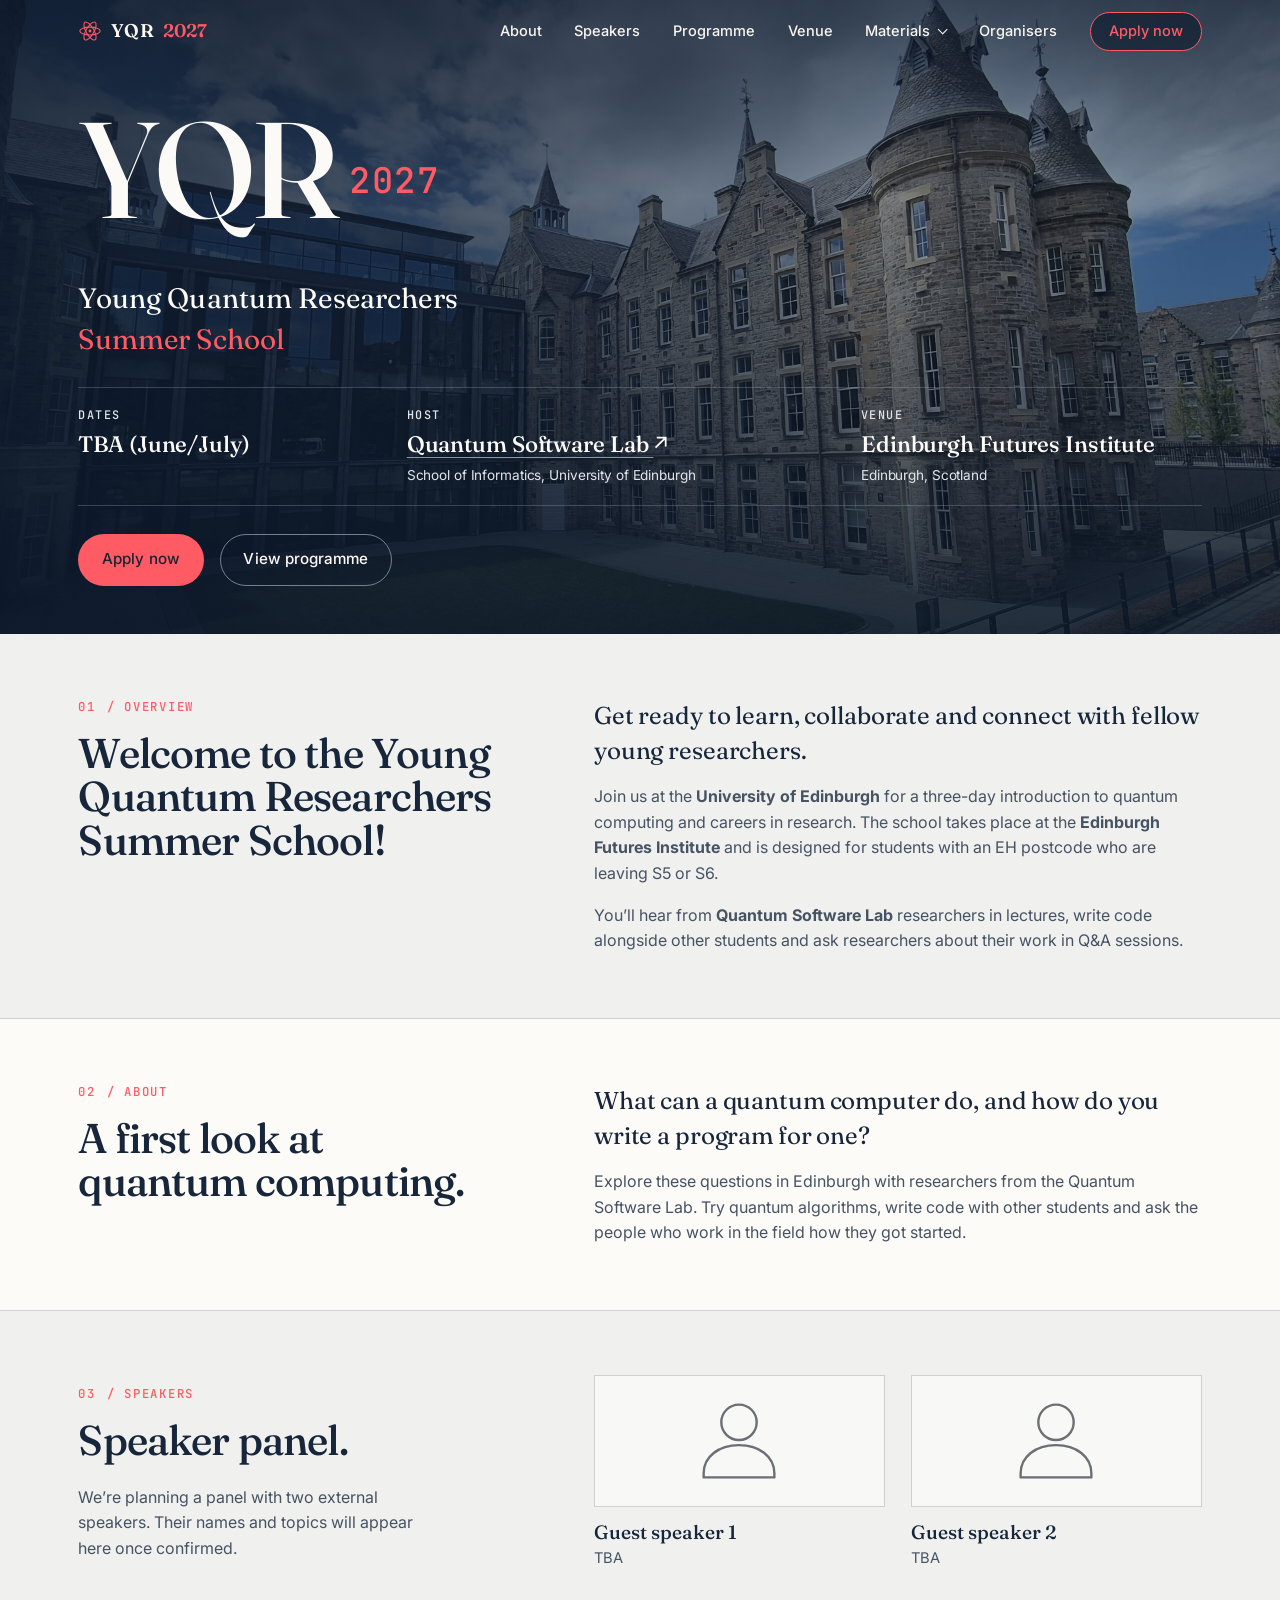
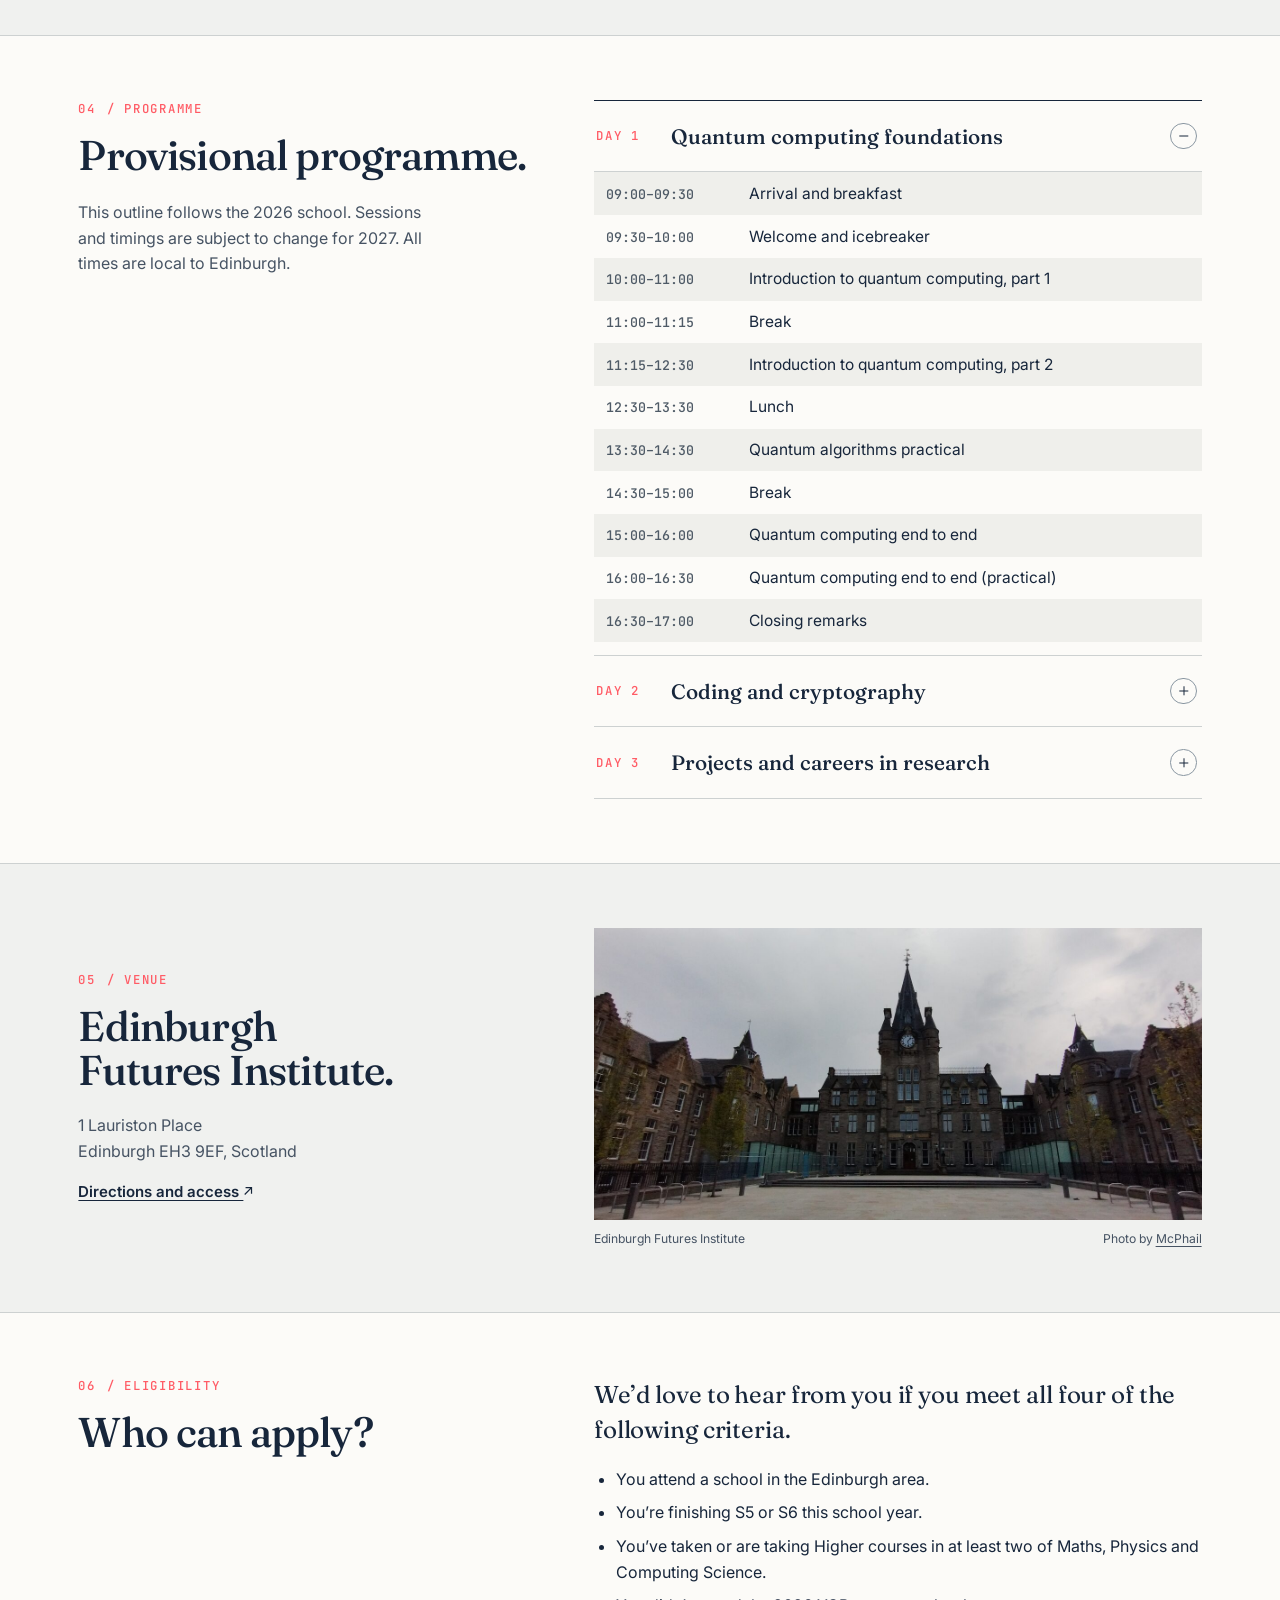
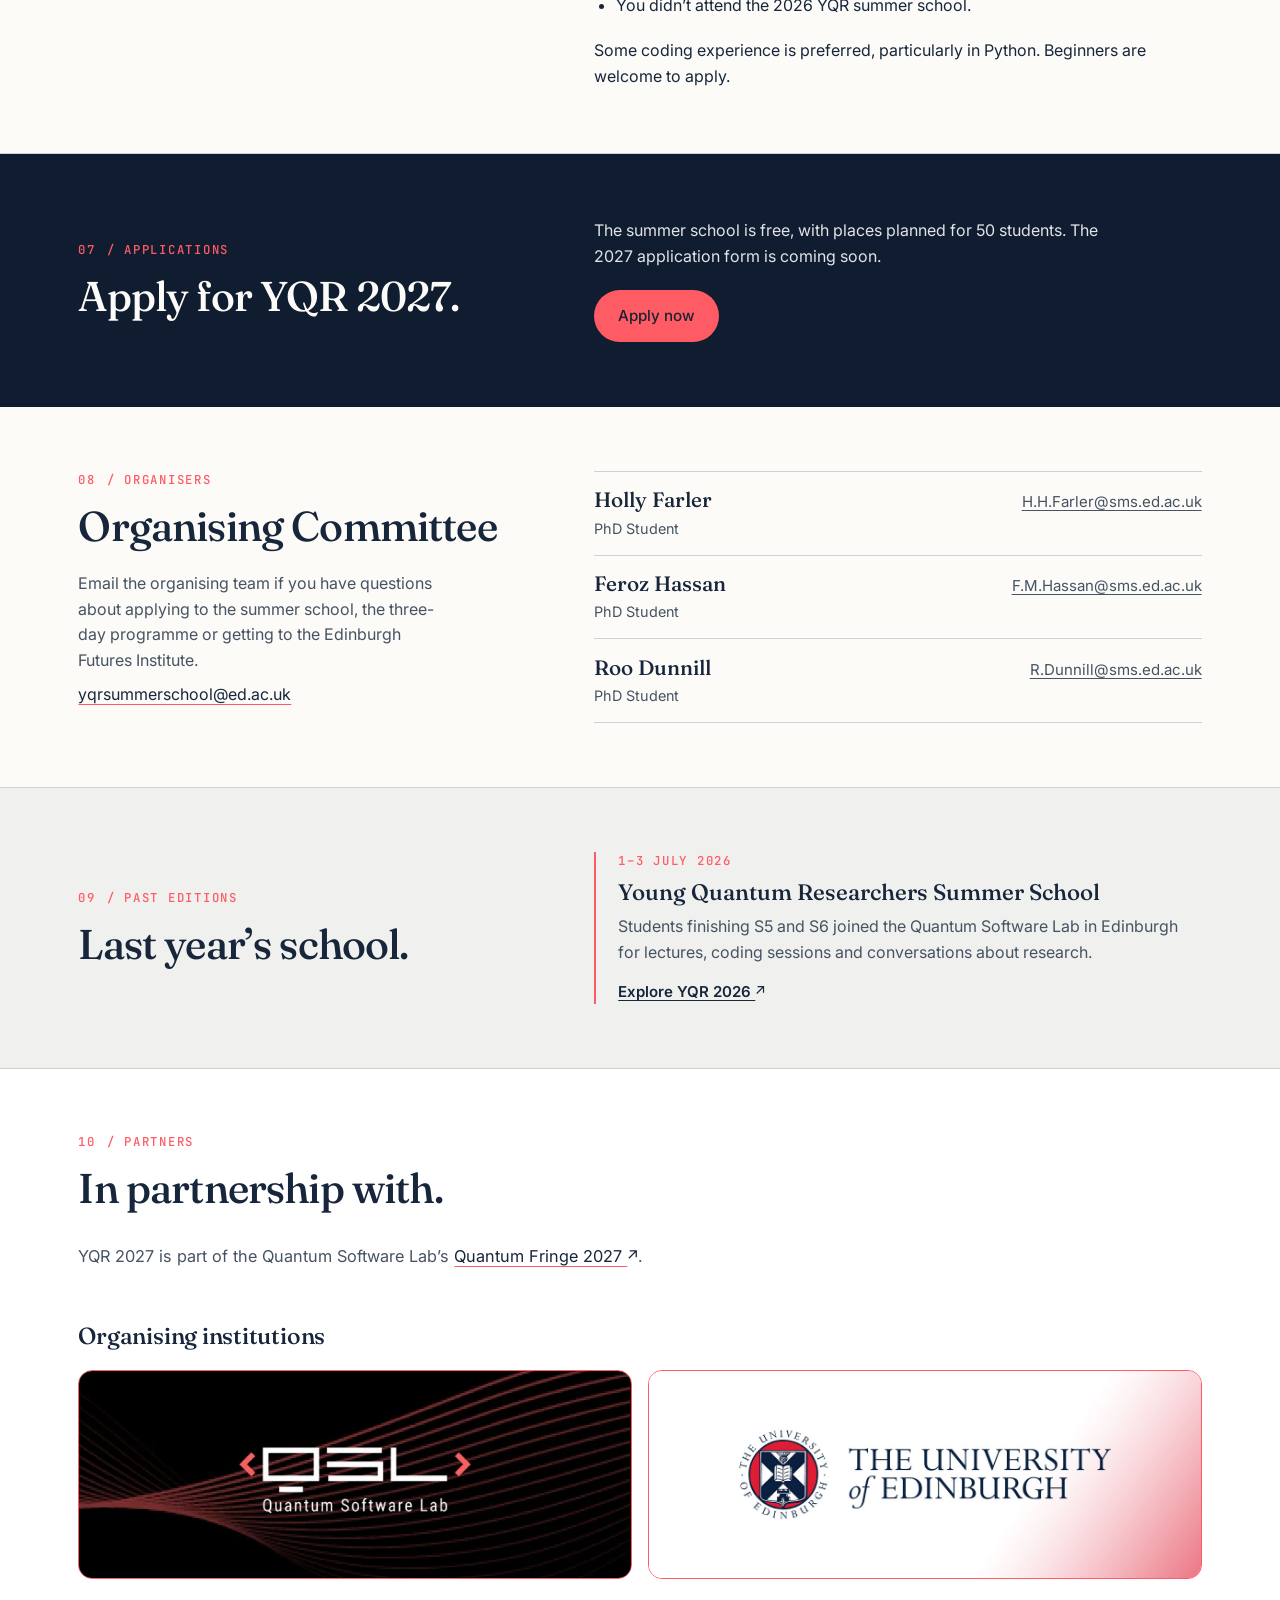
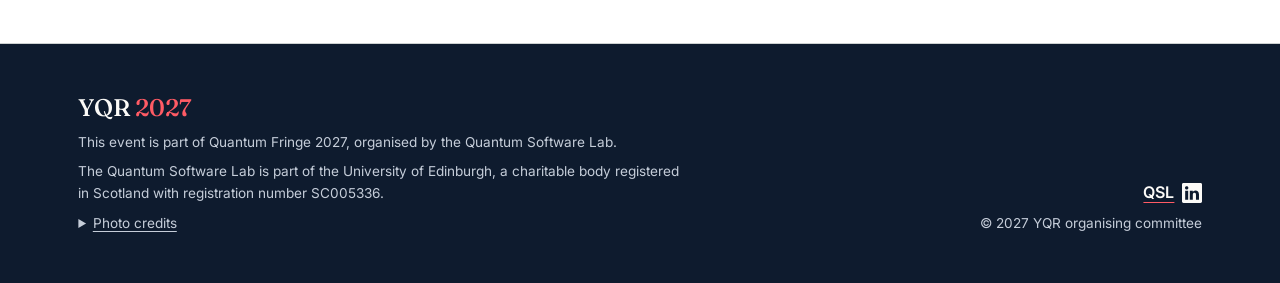
<file: index.html>
<!doctype html>
<html lang="en-GB">
<head>
  <meta charset="utf-8">
  <meta name="viewport" content="width=device-width, initial-scale=1">
  <meta name="theme-color" content="#101d31">
  <meta name="description" content="Explore quantum computing at the 2027 Young Quantum Researchers Summer School in Edinburgh. See the provisional three-day programme and find out who can apply.">
  <title>YQR 2027 · Young Quantum Researchers Summer School</title>
  <link rel="icon" href="assets/mark.svg" type="image/svg+xml">
  <link rel="preload" href="assets/fonts/fraunces-variable.woff2" as="font" type="font/woff2" crossorigin>
  <link rel="preload" href="assets/efi-courtyard.webp" as="image" type="image/webp" fetchpriority="high">
  <link rel="stylesheet" href="styles.css">
  <script src="navigation.js" defer></script>
</head>
<body id="top" class="home">
<a href="#main" class="skip">Skip to content</a>
<header class="site-header">
  <div class="wrap nav-inner">
    <a class="brand" href="#top" aria-label="YQR 2027 home"><img src="assets/mark.svg" alt="" width="29" height="29"><span>YQR</span><span class="brand-year">2027</span></a>
    <button class="menu-toggle" aria-expanded="false" aria-controls="menu" hidden>Menu<span class="bars" aria-hidden="true"></span></button>
    <nav class="site-nav" id="menu" aria-label="Main navigation">
      <a href="#about">About</a><a href="#speakers">Speakers</a><a href="#programme">Programme</a><a href="#venue">Venue</a>
      <details class="materials">
        <summary>Materials</summary>
        <div class="materials-panel">
          <ul>
            <li>Lectures</li>
            <li>Tutorials</li>
            <li>Workshop notes</li>
            <li>Worksheets</li>
          </ul>
          <p>Files will be added here when available.</p>
        </div>
      </details>
      <a href="#organisers">Organisers</a><a class="nav-apply" href="apply.html">Apply now</a>
    </nav>
  </div>
</header>
<main id="main">
  <section class="hero photo-backdrop" aria-labelledby="hero-title">
    <div class="wrap">
      <h1 id="hero-title"><span class="wordmark">YQR</span> <span class="hero-year">2027</span></h1>
      <p class="hero-subtitle">Young Quantum Researchers <span>Summer School</span></p>
      <dl class="hero-facts">
        <div><dt>Dates</dt><dd>TBA (June/July)</dd></div>
        <div><dt>Host</dt><dd><a href="https://www.quantumsoftwarelab.com/">Quantum Software Lab <svg class="out" aria-hidden="true" viewBox="0 0 12 12"><path d="M2 10 10 2M3 2h7v7"/></svg></a><small>School of Informatics, University of Edinburgh</small></dd></div>
        <div><dt>Venue</dt><dd>Edinburgh Futures Institute<small>Edinburgh, Scotland</small></dd></div>
      </dl>
      <div class="hero-actions"><a class="button button-coral" href="apply.html">Apply now</a><a class="button button-outline" href="#programme">View programme</a></div>
    </div>
  </section>
  <section class="section toned" id="overview" aria-labelledby="overview-title">
    <div class="wrap section-grid align-top">
      <div class="section-heading">
        <p class="eyebrow"><span>01</span> / Overview</p>
        <h2 id="overview-title">Welcome to the Young Quantum Researchers Summer School!</h2>
      </div>
      <div class="about-copy">
        <p class="lead">Get ready to learn, collaborate and connect with fellow young researchers.</p>
        <p>Join us at the <strong>University of Edinburgh</strong> for a three-day introduction to quantum computing and careers in research. The school takes place at the <strong>Edinburgh Futures Institute</strong> and is designed for students with an EH postcode who are leaving S5 or S6.</p>
        <p>You’ll hear from <strong>Quantum Software Lab</strong> researchers in lectures, write code alongside other students and ask researchers about their work in Q&amp;A sessions.</p>
      </div>
    </div>
  </section>
  <section class="section about" id="about" aria-labelledby="about-title">
    <div class="wrap section-grid">
      <div class="section-heading">
        <p class="eyebrow"><span>02</span> / About</p>
        <h2 id="about-title">A first look at quantum computing.</h2>
      </div>
      <div class="about-copy">
        <p class="lead">What can a quantum computer do, and how do you write a program for one?</p>
        <p>Explore these questions in Edinburgh with researchers from the Quantum Software Lab. Try quantum algorithms, write code with other students and ask the people who work in the field how they got started.</p>
      </div>
    </div>
  </section>
  <section class="section toned" id="speakers" aria-labelledby="speakers-title">
    <div class="wrap section-grid">
      <div class="section-heading">
        <p class="eyebrow"><span>03</span> / Speakers</p>
        <h2 id="speakers-title">Speaker panel.</h2>
        <p>We’re planning a panel with two external speakers. Their names and topics will appear here once confirmed.</p>
      </div>
      <div class="guest-list">
        <article class="guest">
          <div class="guest-art"><img src="assets/speaker-outline.svg" alt="" width="100" height="100" loading="lazy"></div>
          <h3>Guest speaker 1</h3><p>TBA</p>
        </article>
        <article class="guest">
          <div class="guest-art"><img src="assets/speaker-outline.svg" alt="" width="100" height="100" loading="lazy"></div>
          <h3>Guest speaker 2</h3><p>TBA</p>
        </article>
      </div>
    </div>
  </section>
  <section class="section programme" id="programme" aria-labelledby="programme-title">
    <div class="wrap section-grid align-top">
      <div class="section-heading sticky-heading"><p class="eyebrow"><span>04</span> / Programme</p>
        <h2 id="programme-title">Provisional programme.</h2>
        <p>This outline follows the 2026 school. Sessions and timings are subject to change for 2027. All times are local to Edinburgh.</p>
      </div>
      <!-- Programme transcribed from the three supplied 2026 agendas. -->
      <div class="programme-days">
  <details class="programme-day" name="programme" open>
    <summary class="day-summary">
      <span class="day-number">Day 1</span>
      <span class="day-title">Quantum computing foundations</span>
      <span class="day-toggle" aria-hidden="true"></span>
    </summary>
    <dl class="session-list" aria-label="Day 1 sessions">
      <div class="session-row">
        <dt class="session-time"><time datetime="09:00">09:00</time>–<time datetime="09:30">09:30</time></dt>
        <dd class="session-title">Arrival and breakfast</dd>
      </div>
      <div class="session-row">
        <dt class="session-time"><time datetime="09:30">09:30</time>–<time datetime="10:00">10:00</time></dt>
        <dd class="session-title">Welcome and icebreaker</dd>
      </div>
      <div class="session-row">
        <dt class="session-time"><time datetime="10:00">10:00</time>–<time datetime="11:00">11:00</time></dt>
        <dd class="session-title">Introduction to quantum computing, part 1</dd>
      </div>
      <div class="session-row">
        <dt class="session-time"><time datetime="11:00">11:00</time>–<time datetime="11:15">11:15</time></dt>
        <dd class="session-title">Break</dd>
      </div>
      <div class="session-row">
        <dt class="session-time"><time datetime="11:15">11:15</time>–<time datetime="12:30">12:30</time></dt>
        <dd class="session-title">Introduction to quantum computing, part 2</dd>
      </div>
      <div class="session-row">
        <dt class="session-time"><time datetime="12:30">12:30</time>–<time datetime="13:30">13:30</time></dt>
        <dd class="session-title">Lunch</dd>
      </div>
      <div class="session-row">
        <dt class="session-time"><time datetime="13:30">13:30</time>–<time datetime="14:30">14:30</time></dt>
        <dd class="session-title">Quantum algorithms practical</dd>
      </div>
      <div class="session-row">
        <dt class="session-time"><time datetime="14:30">14:30</time>–<time datetime="15:00">15:00</time></dt>
        <dd class="session-title">Break</dd>
      </div>
      <div class="session-row">
        <dt class="session-time"><time datetime="15:00">15:00</time>–<time datetime="16:00">16:00</time></dt>
        <dd class="session-title">Quantum computing end to end</dd>
      </div>
      <div class="session-row">
        <dt class="session-time"><time datetime="16:00">16:00</time>–<time datetime="16:30">16:30</time></dt>
        <dd class="session-title">Quantum computing end to end (practical)</dd>
      </div>
      <div class="session-row">
        <dt class="session-time"><time datetime="16:30">16:30</time>–<time datetime="17:00">17:00</time></dt>
        <dd class="session-title">Closing remarks</dd>
      </div>
    </dl>
  </details>
  <details class="programme-day" name="programme">
    <summary class="day-summary">
      <span class="day-number">Day 2</span>
      <span class="day-title">Coding and cryptography</span>
      <span class="day-toggle" aria-hidden="true"></span>
    </summary>
    <dl class="session-list" aria-label="Day 2 sessions">
      <div class="session-row">
        <dt class="session-time"><time datetime="09:00">09:00</time>–<time datetime="09:30">09:30</time></dt>
        <dd class="session-title">Arrival and breakfast</dd>
      </div>
      <div class="session-row">
        <dt class="session-time"><time datetime="09:30">09:30</time>–<time datetime="10:00">10:00</time></dt>
        <dd class="session-title">Coding for quantum computers (welcome and setup)</dd>
      </div>
      <div class="session-row">
        <dt class="session-time"><time datetime="10:00">10:00</time>–<time datetime="11:00">11:00</time></dt>
        <dd class="session-title">Coding for quantum computers (activity)</dd>
      </div>
      <div class="session-row">
        <dt class="session-time"><time datetime="11:00">11:00</time>–<time datetime="11:15">11:15</time></dt>
        <dd class="session-title">Break</dd>
      </div>
      <div class="session-row">
        <dt class="session-time"><time datetime="11:15">11:15</time>–<time datetime="12:30">12:30</time></dt>
        <dd class="session-title">Coding for quantum computers (talk)</dd>
      </div>
      <div class="session-row">
        <dt class="session-time"><time datetime="12:30">12:30</time>–<time datetime="13:30">13:30</time></dt>
        <dd class="session-title">Lunch</dd>
      </div>
      <div class="session-row">
        <dt class="session-time"><time datetime="13:30">13:30</time>–<time datetime="14:30">14:30</time></dt>
        <dd class="session-title">Quantum cryptography practical</dd>
      </div>
      <div class="session-row">
        <dt class="session-time"><time datetime="14:30">14:30</time>–<time datetime="15:00">15:00</time></dt>
        <dd class="session-title">Break</dd>
      </div>
      <div class="session-row">
        <dt class="session-time"><time datetime="15:00">15:00</time>–<time datetime="16:00">16:00</time></dt>
        <dd class="session-title">Quantum cryptography practical (continued)</dd>
      </div>
      <div class="session-row">
        <dt class="session-time"><time datetime="16:00">16:00</time>–<time datetime="16:30">16:30</time></dt>
        <dd class="session-title">Quiz</dd>
      </div>
      <div class="session-row">
        <dt class="session-time"><time datetime="16:30">16:30</time>–<time datetime="17:00">17:00</time></dt>
        <dd class="session-title">Closing remarks</dd>
      </div>
    </dl>
  </details>
  <details class="programme-day" name="programme">
    <summary class="day-summary">
      <span class="day-number">Day 3</span>
      <span class="day-title">Projects and careers in research</span>
      <span class="day-toggle" aria-hidden="true"></span>
    </summary>
    <dl class="session-list" aria-label="Day 3 sessions">
      <div class="session-row">
        <dt class="session-time"><time datetime="09:00">09:00</time>–<time datetime="09:30">09:30</time></dt>
        <dd class="session-title">Arrival and breakfast</dd>
      </div>
      <div class="session-row">
        <dt class="session-time"><time datetime="09:30">09:30</time>–<time datetime="10:30">10:30</time></dt>
        <dd class="session-title">Quantum simulation</dd>
      </div>
      <div class="session-row">
        <dt class="session-time"><time datetime="10:30">10:30</time>–<time datetime="11:00">11:00</time></dt>
        <dd class="session-title">Project work</dd>
      </div>
      <div class="session-row">
        <dt class="session-time"><time datetime="11:00">11:00</time>–<time datetime="11:15">11:15</time></dt>
        <dd class="session-title">Break</dd>
      </div>
      <div class="session-row">
        <dt class="session-time"><time datetime="11:15">11:15</time>–<time datetime="12:30">12:30</time></dt>
        <dd class="session-title">Project work</dd>
      </div>
      <div class="session-row">
        <dt class="session-time"><time datetime="12:30">12:30</time>–<time datetime="13:30">13:30</time></dt>
        <dd class="session-title">Lunch</dd>
      </div>
      <div class="session-row">
        <dt class="session-time"><time datetime="13:30">13:30</time>–<time datetime="14:30">14:30</time></dt>
        <dd class="session-title">Project work</dd>
      </div>
      <div class="session-row">
        <dt class="session-time"><time datetime="14:30">14:30</time>–<time datetime="15:00">15:00</time></dt>
        <dd class="session-title">Break and poster session</dd>
      </div>
      <div class="session-row">
        <dt class="session-time"><time datetime="15:00">15:00</time>–<time datetime="16:00">16:00</time></dt>
        <dd class="session-title">Careers in research and quantum computing</dd>
      </div>
      <div class="session-row">
        <dt class="session-time"><time datetime="16:00">16:00</time>–<time datetime="16:45">16:45</time></dt>
        <dd class="session-title">Panel session</dd>
      </div>
      <div class="session-row">
        <dt class="session-time"><time datetime="16:45">16:45</time>–<time datetime="17:00">17:00</time></dt>
        <dd class="session-title">Closing remarks</dd>
      </div>
    </dl>
  </details>
</div>
    </div>
  </section>
  <section class="section venue toned" id="venue" aria-labelledby="venue-title">
    <div class="wrap section-grid">
      <div class="section-heading"><p class="eyebrow"><span>05</span> / Venue</p>
        <h2 id="venue-title">Edinburgh Futures Institute.</h2>
        <address>1 Lauriston Place<br>Edinburgh EH3 9EF, Scotland</address>
        <a class="text-link" href="https://efi.ed.ac.uk/contact/">Directions and access <svg class="out" aria-hidden="true" viewBox="0 0 12 12"><path d="M2 10 10 2M3 2h7v7"/></svg></a>
      </div>
      <figure class="venue-photo"><img src="assets/edinburgh-futures-institute.jpg" alt="The clock tower and stone façade of Edinburgh Futures Institute seen from the entrance square." width="1440" height="648" loading="lazy"><figcaption>Edinburgh Futures Institute <span>Photo by <a href="https://commons.wikimedia.org/wiki/File:Edinburgh_Futures_Institute,_north_elevation,_May_2024.jpg">McPhail</a></span></figcaption></figure>
    </div>
  </section>
  <section class="section" id="eligibility" aria-labelledby="eligibility-title">
    <div class="wrap section-grid align-top">
      <div class="section-heading">
        <p class="eyebrow"><span>06</span> / Eligibility</p>
        <h2 id="eligibility-title">Who can apply?</h2>
      </div>
      <div class="application-details">
        <p class="lead">We’d love to hear from you if you meet all four of the following criteria.</p>
        <ul class="eligibility-list">
          <li>You attend a school in the Edinburgh area.</li>
          <li>You’re finishing S5 or S6 this school year.</li>
          <li>You’ve taken or are taking Higher courses in at least two of Maths, Physics and Computing Science.</li>
          <li>You didn’t attend the 2026 YQR summer school.</li>
        </ul>
        <p>Some coding experience is preferred, particularly in Python. Beginners are welcome to apply.</p>
      </div>
    </div>
  </section>
  <section class="section registration" id="register" aria-labelledby="register-title">
    <div class="wrap section-grid">
      <div class="section-heading"><p class="eyebrow"><span>07</span> / Applications</p><h2 id="register-title">Apply for YQR 2027.</h2></div>
      <div class="registration-copy"><p>The summer school is free, with places planned for 50 students. The 2027 application form is coming soon.</p>
        <a class="button button-coral" href="apply.html">Apply now</a>
      </div>
    </div>
  </section>
  <section class="section" id="organisers" aria-labelledby="organisers-title">
    <div class="wrap section-grid align-top">
      <div class="section-heading">
        <p class="eyebrow"><span>08</span> / Organisers</p>
        <h2 id="organisers-title">Organising Committee</h2>
        <p>Email the organising team if you have questions about applying to the summer school, the three-day programme or getting to the Edinburgh Futures Institute.</p>
        <a class="school-email" href="mailto:yqrsummerschool@ed.ac.uk">yqrsummerschool@ed.ac.uk</a>
      </div>
      <ul class="organiser-list">
        <li>
          <div><h3>Holly Farler</h3><p>PhD Student</p></div>
          <a href="mailto:H.H.Farler@sms.ed.ac.uk">H.H.Farler@sms.ed.ac.uk</a>
        </li>
        <li>
          <div><h3>Feroz Hassan</h3><p>PhD Student</p></div>
          <a href="mailto:F.M.Hassan@sms.ed.ac.uk">F.M.Hassan@sms.ed.ac.uk</a>
        </li>
        <li>
          <div><h3>Roo Dunnill</h3><p>PhD Student</p></div>
          <a href="mailto:R.Dunnill@sms.ed.ac.uk">R.Dunnill@sms.ed.ac.uk</a>
        </li>
      </ul>
    </div>
  </section>
  <section class="section toned" id="past" aria-labelledby="past-title">
    <div class="wrap section-grid"><div class="section-heading"><p class="eyebrow"><span>09</span> / Past editions</p><h2 id="past-title">Last year’s school.</h2></div>
      <div class="past-edition"><p class="eyebrow">1–3 July 2026</p><h3>Young Quantum Researchers Summer School</h3><p>Students finishing S5 and S6 joined the Quantum Software Lab in Edinburgh for lectures, coding sessions and conversations about research.</p><a class="text-link" href="https://www.quantumsoftwarelab.com/event-details-registration/young-quantum-researchers-summer-school-2026">Explore YQR 2026 <svg class="out" aria-hidden="true" viewBox="0 0 12 12"><path d="M2 10 10 2M3 2h7v7"/></svg></a></div>
    </div>
  </section>
  <section class="section partners" id="partners" aria-labelledby="partners-title">
    <div class="wrap">
      <header class="section-heading">
        <p class="eyebrow"><span>10</span> / Partners</p>
        <h2 id="partners-title">In partnership with.</h2>
      </header>
      <p class="partner-note">YQR 2027 is part of the Quantum Software Lab’s <a href="https://www.quantumsoftwarelab.com/quantum-fringe-2027">Quantum Fringe 2027 <svg class="out" aria-hidden="true" viewBox="0 0 12 12"><path d="M2 10 10 2M3 2h7v7"/></svg></a>.</p>
      <h3 id="institutions-title">Organising institutions</h3>
      <ul class="institution-list" aria-labelledby="institutions-title" role="list">
        <li>
          <a class="institution-card" href="https://www.quantumsoftwarelab.com/quantum-fringe-scotland" target="_blank" rel="noopener">
            <img src="assets/qsl-waves.webp" width="800" height="418" alt="Quantum Software Lab" loading="lazy">
          </a>
        </li>
        <li>
          <a class="institution-card" href="https://www.ed.ac.uk/" target="_blank" rel="noopener">
            <img src="assets/edinburgh-crest.jpg" width="1200" height="700" alt="University of Edinburgh" loading="lazy">
          </a>
        </li>
      </ul>
    </div>
  </section>
</main>
<footer class="site-footer">
  <div class="wrap footer-inner">
    <div class="footer-school">
      <a class="footer-brand" href="#top" aria-label="YQR 2027 home">YQR <span>2027</span></a>
      <p>This event is part of Quantum Fringe 2027, organised by the Quantum Software Lab.</p>
      <p>The Quantum Software Lab is part of the University of Edinburgh, a charitable body registered in Scotland with registration number SC005336.</p>
      <details class="photo-credit">
        <summary>Photo credits</summary>
        <p><a href="https://commons.wikimedia.org/wiki/File:Edinburgh_Futures_Institute_courtyard.jpg">EFI courtyard photograph by Arcaist</a> · <a href="https://creativecommons.org/licenses/by/4.0/">CC BY 4.0</a> · Resized and tinted</p>
      </details>
    </div>
    <div class="footer-credits">
      <p><a class="footer-social" href="https://www.linkedin.com/company/quantum-software-lab/" aria-label="QSL on LinkedIn">QSL</a></p>
      <p>© 2027 YQR organising committee</p>
    </div>
  </div>
</footer>
</body>
</html>
</file>
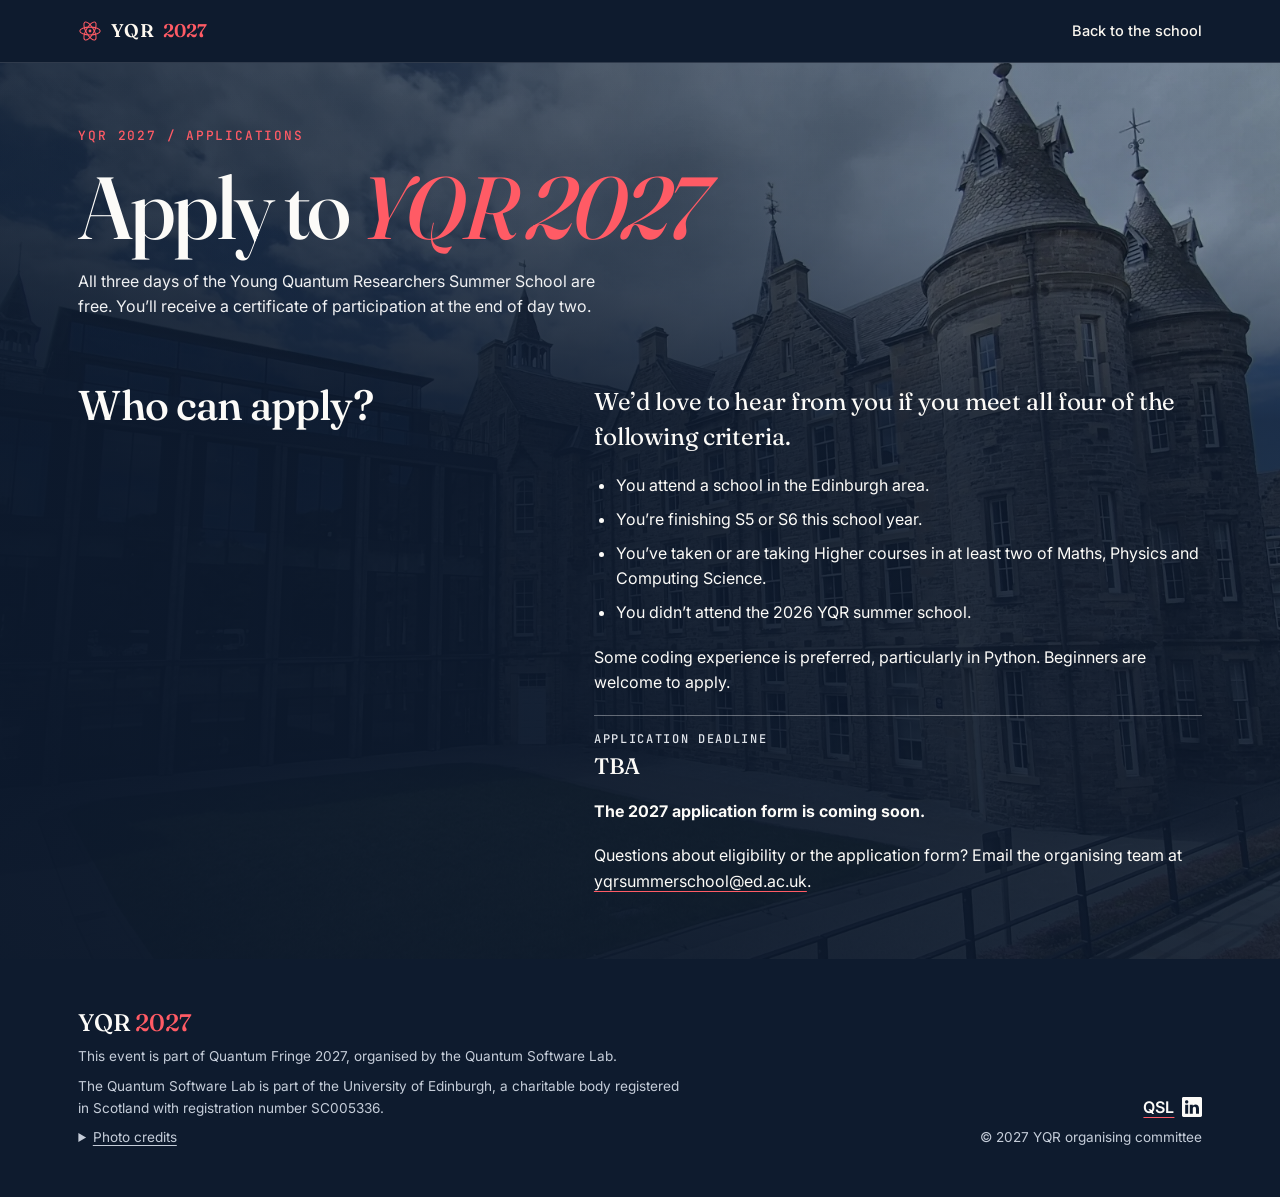
<file: apply.html>
<!doctype html>
<html lang="en-GB">
<head>
  <meta charset="utf-8"><meta name="viewport" content="width=device-width, initial-scale=1">
  <meta name="theme-color" content="#101d31">
  <title>Applications · YQR 2027</title>
  <link rel="preload" href="assets/fonts/fraunces-variable.woff2" as="font" type="font/woff2" crossorigin>
  <link rel="icon" href="assets/mark.svg" type="image/svg+xml"><link rel="stylesheet" href="styles.css">
</head>
<body class="apply-page">
  <a href="#main" class="skip">Skip to content</a>
  <header class="site-header"><div class="wrap nav-inner"><a class="brand" href="index.html" aria-label="YQR 2027 home"><img src="assets/mark.svg" width="29" height="29" alt=""><span>YQR</span><span class="brand-year">2027</span></a><a class="return-home" href="index.html">Back to the school</a></div></header>
  <main id="main" class="application-backdrop photo-backdrop">
    <header class="application">
      <div class="wrap">
        <p class="eyebrow hero-eyebrow">YQR 2027 / Applications</p>
        <h1>Apply to <em>YQR 2027</em></h1>
        <p>All three days of the Young Quantum Researchers Summer School are free. You’ll receive a certificate of participation at the end of day two.</p>
      </div>
    </header>
    <section class="section" aria-labelledby="eligibility-heading">
      <div class="wrap section-grid align-top">
        <div class="section-heading">
          <h2 id="eligibility-heading">Who can apply?</h2>
        </div>
        <div class="application-details">
          <p class="lead">We’d love to hear from you if you meet all four of the following criteria.</p>
          <ul class="eligibility-list">
            <li>You attend a school in the Edinburgh area.</li>
            <li>You’re finishing S5 or S6 this school year.</li>
            <li>You’ve taken or are taking Higher courses in at least two of Maths, Physics and Computing Science.</li>
            <li>You didn’t attend the 2026 YQR summer school.</li>
          </ul>
          <p>Some coding experience is preferred, particularly in Python. Beginners are welcome to apply.</p>
          <dl class="school-facts">
            <div><dt>Application deadline</dt><dd>TBA</dd></div>
          </dl>
          <p><strong>The 2027 application form is coming soon.</strong></p>
          <p>Questions about eligibility or the application form? Email the organising team at <a href="mailto:yqrsummerschool@ed.ac.uk">yqrsummerschool@ed.ac.uk</a>.</p>
        </div>
      </div>
    </section>
  </main>
<footer class="site-footer">
  <div class="wrap footer-inner">
    <div class="footer-school">
      <a class="footer-brand" href="index.html" aria-label="YQR 2027 home">YQR <span>2027</span></a>
      <p>This event is part of Quantum Fringe 2027, organised by the Quantum Software Lab.</p>
      <p>The Quantum Software Lab is part of the University of Edinburgh, a charitable body registered in Scotland with registration number SC005336.</p>
      <details class="photo-credit">
        <summary>Photo credits</summary>
        <p><a href="https://commons.wikimedia.org/wiki/File:Edinburgh_Futures_Institute_courtyard.jpg">EFI courtyard photograph by Arcaist</a> · <a href="https://creativecommons.org/licenses/by/4.0/">CC BY 4.0</a> · Resized and tinted</p>
      </details>
    </div>
    <div class="footer-credits">
      <p><a class="footer-social" href="https://www.linkedin.com/company/quantum-software-lab/" aria-label="QSL on LinkedIn">QSL</a></p>
      <p>© 2027 YQR organising committee</p>
    </div>
  </div>
</footer>
</body>
</html>
</file>
<file: styles.css>
@font-face {
  font-family: 'Fraunces';
  src: url('assets/fonts/fraunces-variable.woff2') format('woff2');
  font-weight: 100 900;
  font-display: swap;
}
@font-face {
  font-family: 'Fraunces';
  src: url('assets/fonts/fraunces-italic-variable.woff2') format('woff2');
  font-style: italic;
  font-weight: 100 900;
  font-display: swap;
}
@font-face {
  font-family: 'Inter';
  src: url('assets/fonts/inter-variable.woff2') format('woff2');
  font-weight: 100 900;
  font-display: swap;
}
@font-face {
  font-family: 'JetBrains Mono';
  src: url('assets/fonts/jetbrains-mono-variable.woff2') format('woff2');
  font-weight: 100 800;
  font-display: swap;
}
:root {
  --night: #101d31;
  --deep: #0e1b2e;
  --ink: #17263b;
  --text: #465363;
  --coral: #ff5b65;
  --paper: #fcfbf8;
  --pale: #f0f1ef;
  --rule: #cdd1d1;
  --serif: 'Fraunces', Georgia, serif;
  --sans: 'Inter', system-ui, sans-serif;
  --mono: 'JetBrains Mono', ui-monospace, monospace;
  --gutter: clamp(1.25rem, 3vw, 2.5rem);
  scroll-padding-top: 5.5rem;
  color-scheme: light;
}
* { box-sizing: border-box; }
html { scroll-behavior: smooth; }
body { margin: 0; background: var(--paper); color: var(--ink); font: 400 1rem/1.6 var(--sans); -webkit-font-smoothing: antialiased; }
a { color: inherit; text-decoration-thickness: 1px; text-underline-offset: .22em; }
a:hover { text-decoration-thickness: 2px; }
a:focus-visible, button:focus-visible, summary:focus-visible { outline: 3px solid var(--coral); outline-offset: 4px; }
.site-header :focus-visible, .hero :focus-visible, .registration :focus-visible, .site-footer :focus-visible { outline-color: var(--coral); }
button { font: inherit; }
[hidden] { display: none !important; }
img { display: block; max-width: 100%; }
h1, h2, h3, p, figure, dl, dd, ul { margin: 0; }
h1, h2, h3 { font-family: var(--serif); font-weight: 500; }
.wrap { width: min(100%, 75rem); padding-inline: var(--gutter); margin-inline: auto; }
.skip { position: fixed; z-index: 50; top: .5rem; left: .5rem; transform: translateY(-160%); background: white; color: var(--ink); padding: .6rem 1rem; }
.skip:focus { transform: none; }
.site-header { position: sticky; top: 0; z-index: 10; background: var(--deep); color: #f9f6ef; border-bottom: 1px solid #ffffff24; }
.js .home .site-header { position: fixed; inset: 0 0 auto; background: transparent; border-color: transparent; transition: background-color .2s; }
.js .home .site-header.is-scrolled, .js .home .site-header:has(.is-open) { background: rgb(14 27 46 / 94%); border-color: #ffffff24; backdrop-filter: blur(12px); }
.nav-inner { display: flex; align-items: center; justify-content: space-between; }
.nav-inner { min-height: 3.9rem; gap: 1.5rem; }
.brand { display: inline-flex; align-items: center; gap: .55rem; color: #fffaf1; width: max-content; text-decoration: none; white-space: nowrap; }
.brand img { width: 1.5rem; height: 1.5rem; }
.brand > span { font: 600 1.15rem/1 var(--serif); letter-spacing: .01em; }
.brand-year { color: var(--coral); }
.site-nav { display: flex; align-items: center; gap: clamp(1.2rem, 2.55vw, 2.4rem); }
.site-nav a, .materials summary, .return-home, .menu-toggle { font-size: .91rem; font-weight: 500; text-decoration: none; }
.materials { position: relative; }
.materials summary { display: inline-flex; align-items: center; gap: .55rem; cursor: pointer; list-style: none; }
.materials summary::-webkit-details-marker { display: none; }
.materials summary::after { content: ''; width: .4rem; height: .4rem; border-right: 1px solid; border-bottom: 1px solid; transform: translateY(-.12rem) rotate(45deg); }
.materials[open] summary, .materials summary:hover { color: var(--coral); }
.materials[open] summary::after { transform: translateY(.12rem) rotate(225deg); }
.materials-panel { position: absolute; z-index: 1; inset: calc(100% + .8rem) 0 auto auto; width: 15rem; padding: 1rem 1.2rem; background: var(--deep); border: 1px solid #ffffff35; border-radius: .65rem; }
.materials-panel ul { display: grid; gap: .4rem; padding: 0; list-style: none; font-size: .94rem; }
.materials-panel p { margin-top: .8rem; padding-top: .65rem; border-top: 1px solid #ffffff35; font-size: .85rem; color: #c9d2dd; }
.site-nav a:hover, .return-home:hover { color: var(--coral); }
.site-nav .nav-apply { border: 1px solid var(--coral); color: var(--coral); background: rgb(14 27 46 / 64%); padding: .43rem 1.12rem; border-radius: 2rem; }
.site-nav .nav-apply:hover { background: var(--coral); color: var(--night); }
.photo-backdrop { position: relative; isolation: isolate; background: var(--night); color: var(--paper); }
.photo-backdrop::before, .photo-backdrop::after { content: ''; position: absolute; z-index: -1; inset: 0; pointer-events: none; }
.photo-backdrop::before { background: url('assets/efi-courtyard.webp') center 20% / cover no-repeat; filter: saturate(.78); }
.photo-backdrop::after {
  background: linear-gradient(180deg, rgb(12 24 43 / 66%) 0%, rgb(14 28 48 / 16%) 31%, rgb(12 24 41 / 85%) 100%),
              linear-gradient(90deg, rgb(13 27 47 / 83%) 0%, rgb(16 31 51 / 64%) 36%, rgb(19 33 49 / 20%) 74%, rgb(14 27 46 / 25%) 100%);
}
.hero { padding-block: 2rem 3rem; }
.js .hero { padding-top: 5.25rem; }
.eyebrow, .hero-facts dt, .school-facts dt, .day-number { font: 500 .77rem/1.45 var(--mono); letter-spacing: .14em; text-transform: uppercase; }
.eyebrow { color: var(--coral); }
.eyebrow span { margin-right: .14rem; }
.hero-eyebrow { color: var(--coral); font-size: .8rem; }
.hero-eyebrow span { margin-inline: .25em; }
.hero h1 { display: flex; align-items: baseline; gap: .12em; margin: 1.5rem 0 .35em; font: 500 clamp(3.5rem, 11vw, 8.5rem)/.9 var(--serif); letter-spacing: -.04em; }
.wordmark { color: #fcfaf7; }
.hero-year { font: 500 .26em/1 var(--mono); letter-spacing: .04em; color: var(--coral); align-self: flex-end; padding-bottom: .9em; }
.hero-subtitle { font: 400 clamp(1.25rem, 2.4vw, 1.75rem)/1.45 var(--serif); letter-spacing: .005em; margin-bottom: 1.75rem; text-wrap: balance; }
.hero-subtitle span { display: block; color: var(--coral); }
.hero-facts { position: relative; display: grid; grid-template-columns: .87fr 1.24fr 1fr; gap: 2rem; padding-block: 1.15rem 1.23rem; border-block: 1px solid #a0b1c14a; }
.hero-facts dt { font-size: .74rem; letter-spacing: .12em; color: #e1e5eb; margin-bottom: .35rem; }
.hero-facts dd { font: 500 clamp(1.05rem, 1.8vw, 1.4rem)/1.4 var(--serif); letter-spacing: -.005em; }
.hero-facts small { display: block; font: 400 .85rem/1.5 var(--sans); color: #e1e5eb; margin-top: .24rem; }
.hero-facts a { text-decoration-color: #8996a4; }
.hero-facts a:hover { color: var(--coral); }
.out { display: inline-block; width: .68em; height: .68em; vertical-align: .08em; fill: none; stroke: currentColor; stroke-width: 1.4; }
.hero-actions { display: flex; flex-wrap: wrap; gap: 1rem; padding-top: 1.75rem; }
.button { display: inline-flex; align-items: center; justify-content: center; min-height: 2.9rem; padding: .85em 1.5em; font-weight: 500; font-size: .95rem; letter-spacing: .005em; border-radius: 1.65rem; border: 1px solid transparent; text-decoration: none; transition: background .18s, color .18s, border-color .18s; }
.button-coral { background: var(--coral); color: #192331; }
.button-coral:hover { background: var(--paper); border-color: var(--coral); }
.button-outline { border-color: #738091; color: #fffaf5; }
.button-outline:hover { border-color: #bbc3ce; background: #ffffff10; }
.section { padding-block: clamp(2.25rem, 5vw, 4rem); border-bottom: 1px solid var(--rule); }
.section-grid { display: grid; grid-template-columns: minmax(0,1fr) minmax(0,1.3fr); column-gap: clamp(1.5rem, 4vw, 3rem); align-items: center; }
.align-top { align-items: start; }
.section-heading > .eyebrow { margin-bottom: 1rem; }
h2 { font-size: clamp(1.75rem, 3.6vw, 2.6rem); line-height: 1.05; letter-spacing: -.02em; text-wrap: balance; }
.section-heading > p:not(.eyebrow) { margin-top: 1.4rem; color: var(--text); max-width: 36ch; }
.about .section-grid { align-items: start; }
.lead { font: 400 clamp(1.25rem, 1.9vw, 1.55rem)/1.45 var(--serif); letter-spacing: -.005em; text-wrap: pretty; }
.about-copy > p + p { margin-top: 1rem; color: var(--text); max-width: 65ch; }
.school-facts { display: flex; gap: clamp(2rem, 5vw, 5rem); margin-top: 1.55rem; border-top: 1px solid var(--rule); padding-top: .95rem; }
.school-facts dt { font-size: .75rem; color: #576476; }
.school-facts dd { margin-top: .25rem; font: 500 1.4rem/1.2 var(--serif); }
.toned { background: var(--pale); }
.guest-list { display: grid; grid-template-columns: repeat(2, minmax(0,1fr)); gap: clamp(1rem, 2vw, 2rem); }
.guest-art { aspect-ratio: 2.2; display: grid; place-items: center; border: 1px solid var(--rule); background: #f8f8f7; }
.guest-art img { width: min(40%, 6.5rem); height: auto; }
.guest h3 { font-size: 1.2rem; line-height: 1.3; margin-top: .8rem; }
.guest p { color: var(--text); font-size: .92rem; margin-top: .15rem; }
.sticky-heading { position: sticky; top: 6.45rem; }
.programme-days { border-top: 1px solid var(--ink); }
.programme-day { border-bottom: 1px solid var(--rule); }
.day-summary { display: grid; grid-template-columns: 3.9rem 1fr 1.8rem; gap: .75rem; align-items: center; padding: 1.16rem .15rem; min-height: 4.4rem; cursor: pointer; list-style: none; }
.day-summary:hover .day-title { text-decoration: underline; text-decoration-color: var(--coral); text-underline-offset: .2em; }
.day-summary::-webkit-details-marker { display: none; }
.day-number { color: var(--coral); }
.day-title { font: 500 clamp(1.1rem, 2vw, 1.3rem)/1.3 var(--serif); }
.day-toggle { border: 1px solid #8996a1; border-radius: 50%; width: 1.65rem; height: 1.65rem; position: relative; }
.day-toggle::before, .day-toggle::after { content: ''; position: absolute; background: var(--ink); width: .59rem; height: 1px; top: 50%; left: 50%; transform: translate(-50%, -50%); }
.day-toggle::after { transform: translate(-50%, -50%) rotate(90deg); }
details[open] .day-toggle::after { display: none; }
.session-list { border-top: 1px solid var(--rule); padding-block-end: .8rem; }
.session-row { display: grid; grid-template-columns: minmax(6.6rem, .28fr) 1fr; gap: 1.2rem; align-items: baseline; padding: .65rem .75rem; }
.session-row:nth-child(odd) { background: #efefeb; }
.session-time { white-space: nowrap; font: 500 .83rem/1.5 var(--mono); color: #4e5a66; }
.session-title { font: 400 .97rem/1.4 var(--sans); }
address { font: inherit; font-style: normal; color: var(--text); margin-block: 1.3rem .9rem; }
.text-link { font-weight: 600; font-size: .94rem; }
.venue-photo img { width: 100%; height: auto; aspect-ratio: 2.08; object-fit: cover; }
.venue-photo figcaption { display: flex; flex-wrap: wrap; justify-content: space-between; gap: .3rem 1rem; color: var(--text); margin-top: .55rem; font-size: .76rem; }
.registration { background: var(--night); color: var(--paper); border-color: var(--night); }
.registration .eyebrow { color: var(--coral); }
.registration-copy p { max-width: 52ch; color: #e0e4e7; }
.registration-copy .button { margin-top: 1.3rem; }
.school-email { display: inline-block; max-width: 100%; margin-top: .55rem; overflow-wrap: anywhere; text-decoration-color: var(--coral); }
.organiser-list { padding: 0; list-style: none; border-top: 1px solid var(--rule); }
.organiser-list li { display: flex; align-items: baseline; justify-content: space-between; gap: .35rem 1rem; flex-wrap: wrap; padding: .95rem 0; border-bottom: 1px solid var(--rule); }
.organiser-list h3 { font-size: 1.3rem; line-height: 1.25; }
.organiser-list p { margin-top: .2rem; font-size: .9rem; color: var(--text); }
.organiser-list a { color: var(--text); font-size: .94rem; overflow-wrap: anywhere; }
.past-edition { padding-left: 1.4rem; border-left: 2px solid var(--coral); }
.past-edition h3 { font-size: 1.4rem; line-height: 1.25; margin-block: .5rem; }
.past-edition p:not(.eyebrow) { color: var(--text); margin-bottom: .85rem; }
.text-link:hover, .organiser-list a:hover { color: var(--ink); text-decoration-color: var(--coral); }
.partners { background: white; }
.partner-note { margin-block: clamp(1.25rem, 2.5vw, 2rem) clamp(2rem, 4vw, 3rem); max-width: 60ch; color: var(--text); font: 400 1.02rem/1.6 var(--sans); }
.partner-note a { color: var(--ink); text-decoration-color: var(--coral); }
.partners h3 { margin-bottom: 1rem; font-size: 1.45rem; letter-spacing: -.01em; }
.institution-list { display: grid; grid-template-columns: repeat(auto-fit, minmax(min(100%, 17rem), 1fr)); gap: 1rem; padding: 0; list-style: none; }
.institution-card {
  display: block;
  aspect-ratio: 2.65;
  overflow: hidden;
  border: 1px solid var(--coral);
  border-radius: 14px;
  transition: box-shadow .2s, transform .2s;
}
.institution-card img { display: block; width: 100%; height: 100%; object-fit: cover; }
.institution-card:is(:hover, :focus-visible) { box-shadow: 0 0 0 1px var(--coral); transform: translateY(-2px); }
.institution-card:focus-visible { outline: 2px solid var(--coral); outline-offset: 3px; }
@media (prefers-reduced-motion: reduce) {
  .institution-card:is(:hover, :focus-visible) { transform: none; }
}
.site-footer { padding-block: 3rem; background: var(--deep); color: #c5cdd9; }
.footer-inner { display: flex; justify-content: space-between; align-items: flex-end; gap: 2rem; }
.footer-brand { font: 500 1.5rem/1.3 var(--serif); color: var(--paper); text-decoration: none; }
.footer-brand span { color: var(--coral); }
.footer-inner p { font-size: .85rem; line-height: 1.6; }
.footer-school > p { margin-top: .5rem; max-width: 68ch; }
.photo-credit { margin-top: .5rem; }
.photo-credit summary { width: fit-content; cursor: pointer; font-size: .85rem; text-decoration: underline; text-underline-offset: .22em; }
.photo-credit summary:hover { color: var(--coral); }
.photo-credit p { margin-top: .35rem; font-size: .8rem; }
.footer-credits { flex: none; text-align: right; }
.footer-credits p + p { margin-top: .25rem; }
.footer-social { display: inline-flex; align-items: center; gap: .45rem; min-height: 2rem; color: var(--paper); font-size: 1rem; font-weight: 600; text-decoration-color: var(--coral); }
.footer-social::after {
  content: "";
  width: 20px;
  height: 20px;
  background-color: currentColor;
  -webkit-mask: url("assets/linkedin.svg") center / contain no-repeat;
  mask: url("assets/linkedin.svg") center / contain no-repeat;
}
.site-footer a:hover, .footer-social:focus-visible { color: var(--coral); }
.application-backdrop { min-height: calc(100svh - 3.9rem); display: grid; align-content: center; }
.apply-page .application-backdrop::after {
  background: linear-gradient(180deg, transparent 0%, rgb(12 24 43 / 15%) 18%, rgb(12 24 43 / 76%) 40%, rgb(12 24 43 / 86%) 100%),
              linear-gradient(90deg, rgb(13 27 47 / 89%) 0%, rgb(16 31 51 / 71%) 46%, rgb(14 27 46 / 24%) 100%);
}
.application-backdrop .section { padding-top: 0; border: 0; }
.application-backdrop .school-facts { border-color: #ffffff59; }
.application-backdrop .school-facts dt { color: #e1e5eb; }
.application { padding-block: clamp(2.65rem, 5vw, 4rem); }
.application h1 { font-size: clamp(2.7rem, 7vw, 5.5rem); line-height: 1.03; margin-block: 1rem; letter-spacing: -.035em; }
.application em { color: var(--coral); }
.application p:not(.eyebrow) { max-width: 52ch; color: #f0f1f3; }
.application-details { min-width: 0; }
.application-details > * + * { margin-top: 1.2rem; }
.application-details .school-facts { flex-wrap: wrap; row-gap: .8rem; }
.application-details a[href^="mailto:"] { overflow-wrap: anywhere; text-decoration-color: var(--coral); }
.eligibility-list { padding-left: 1.4rem; }
.eligibility-list li + li { margin-top: .5rem; }
@media (max-width: 900px) {
  .hero-facts { gap: 1.3rem; }
  .day-summary { grid-template-columns: 3.2rem 1fr 1.6rem; gap: .45rem; }
}
@media (max-width: 860px) {
  :root { scroll-padding-top: 4.8rem; }
  .nav-inner { min-height: 3.85rem; flex-wrap: wrap; gap: 0; }
  .site-nav { width: 100%; flex-wrap: wrap; padding-block: .6rem 1rem; gap: .6rem 1.3rem; }
  .js .site-nav { display: none; }
  .js .site-nav.is-open { display: grid; grid-template-columns: 1fr 1fr; gap: 0; align-items: center; max-height: calc(100dvh - 3.85rem); overflow-y: auto; border-top: 1px solid #ffffff30; padding: .4rem 0 .85rem; }
  .site-nav a, .materials summary { padding: .6rem .3rem; }
  .materials[open] { grid-column: 1 / -1; width: 100%; }
  .materials-panel { position: static; width: 100%; margin-bottom: .5rem; }
  .site-nav .nav-apply { width: fit-content; }
  .menu-toggle { border: 0; background: none; color: var(--paper); height: 3.85rem; padding: 0 .15rem 0 1rem; display: flex; align-items: center; gap: .65rem; cursor: pointer; }
  .bars { width: 1.2rem; height: .56rem; border-block: 1px solid currentColor; }
}
@media (max-width: 780px) {
  .footer-inner { flex-direction: column; align-items: flex-start; gap: 1.4rem; }
  .footer-credits { flex: auto; text-align: left; }
  .hero-facts { grid-template-columns: 1fr 1.25fr 1.18fr; gap: 1.1rem; }
  .section-grid { grid-template-columns: 1fr; gap: 1.9rem; }
  .section-heading { max-width: 36rem; }
  .section-heading > p:not(.eyebrow) { max-width: 58ch; margin-top: .9rem; }
  .section-heading > .eyebrow { margin-bottom: .6rem; }
  .sticky-heading { position: static; }
  .session-row { grid-template-columns: 7rem 1fr; }
  .day-summary { grid-template-columns: 4rem 1fr 1.6rem; }
  .guest-art { aspect-ratio: 2.5; }
}
@media (max-width: 600px) {
  .apply-page .application-backdrop::after { background: linear-gradient(180deg, rgb(12 24 43 / 74%), rgb(12 24 43 / 82%) 58%, rgb(12 24 43 / 88%)); }
  .hero-facts { grid-template-columns: 1fr; gap: 1.1rem; }
  .hero-facts dd { font-size: 1.12rem; }
  .photo-backdrop::before { background-position: 73% center; }
  .photo-backdrop::after { background: linear-gradient(180deg, rgb(13 26 45 / 70%) 0%, rgb(17 31 50 / 62%) 30%, rgb(11 24 41 / 89%) 100%); }
}
@media (max-width: 560px) {
  .hero { padding-bottom: 2.25rem; }
  .hero-eyebrow { font-size: .75rem; }
  .hero-subtitle { margin-bottom: 1.4rem; }
  .hero-actions { gap: .7rem; padding-top: 1.35rem; }
  .section { padding-block: 2.95rem; }
  .section-grid { gap: 1.45rem; }
  .hero-actions .button { min-height: 2.7rem; padding-inline: 1.2rem; }
  .guest-art { aspect-ratio: 1.6; }
  .guest h3 { font-size: 1.08rem; }
  .guest p { font-size: .85rem; }
  .day-summary { grid-template-columns: 3.1rem 1fr 1.55rem; padding-block: 1rem; }
  .session-row { gap: .65rem; padding: .6rem .35rem; grid-template-columns: 6.2rem 1fr; }
  .session-title { font-size: .91rem; }
  .session-time { font-size: .78rem; }
  .organiser-list li { display: grid; }
}
@media (prefers-reduced-motion: reduce) {
  html { scroll-behavior: auto; }
  *, *::before, *::after { transition: none !important; }
}
</file>
